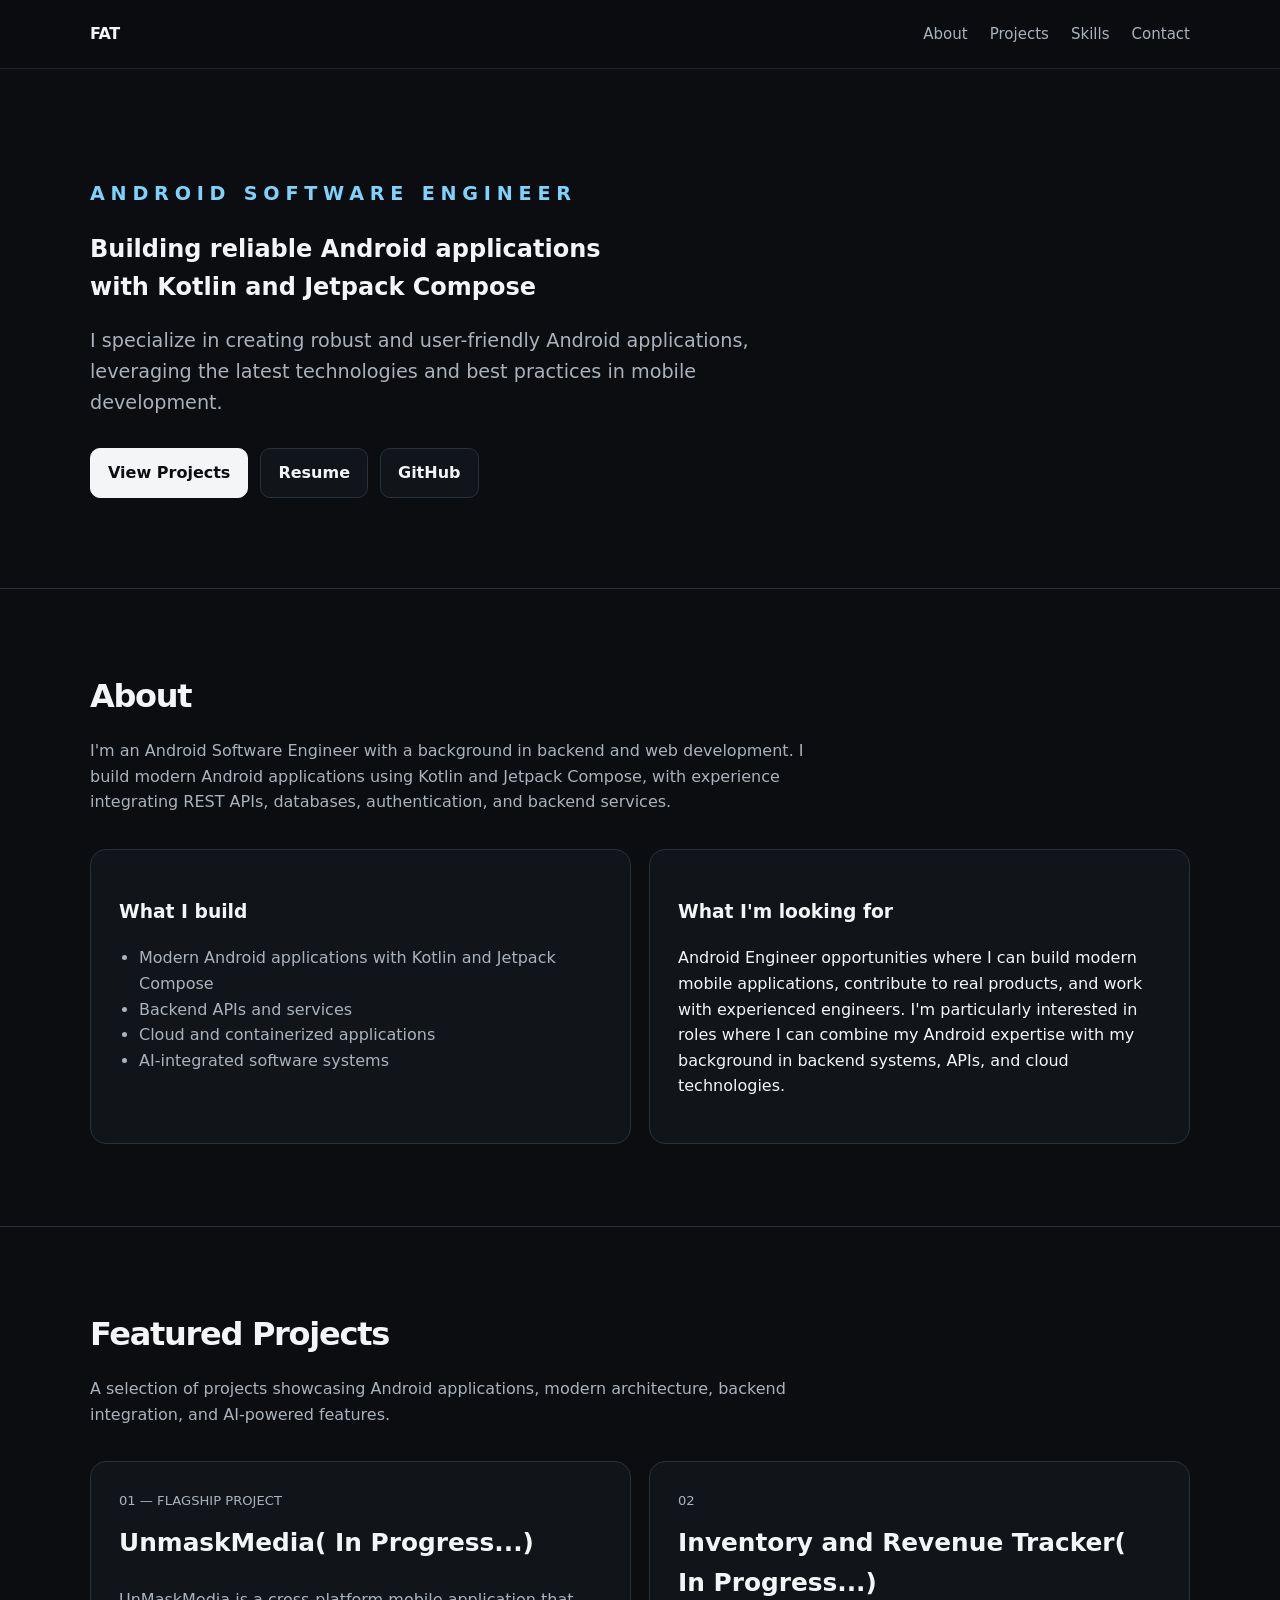
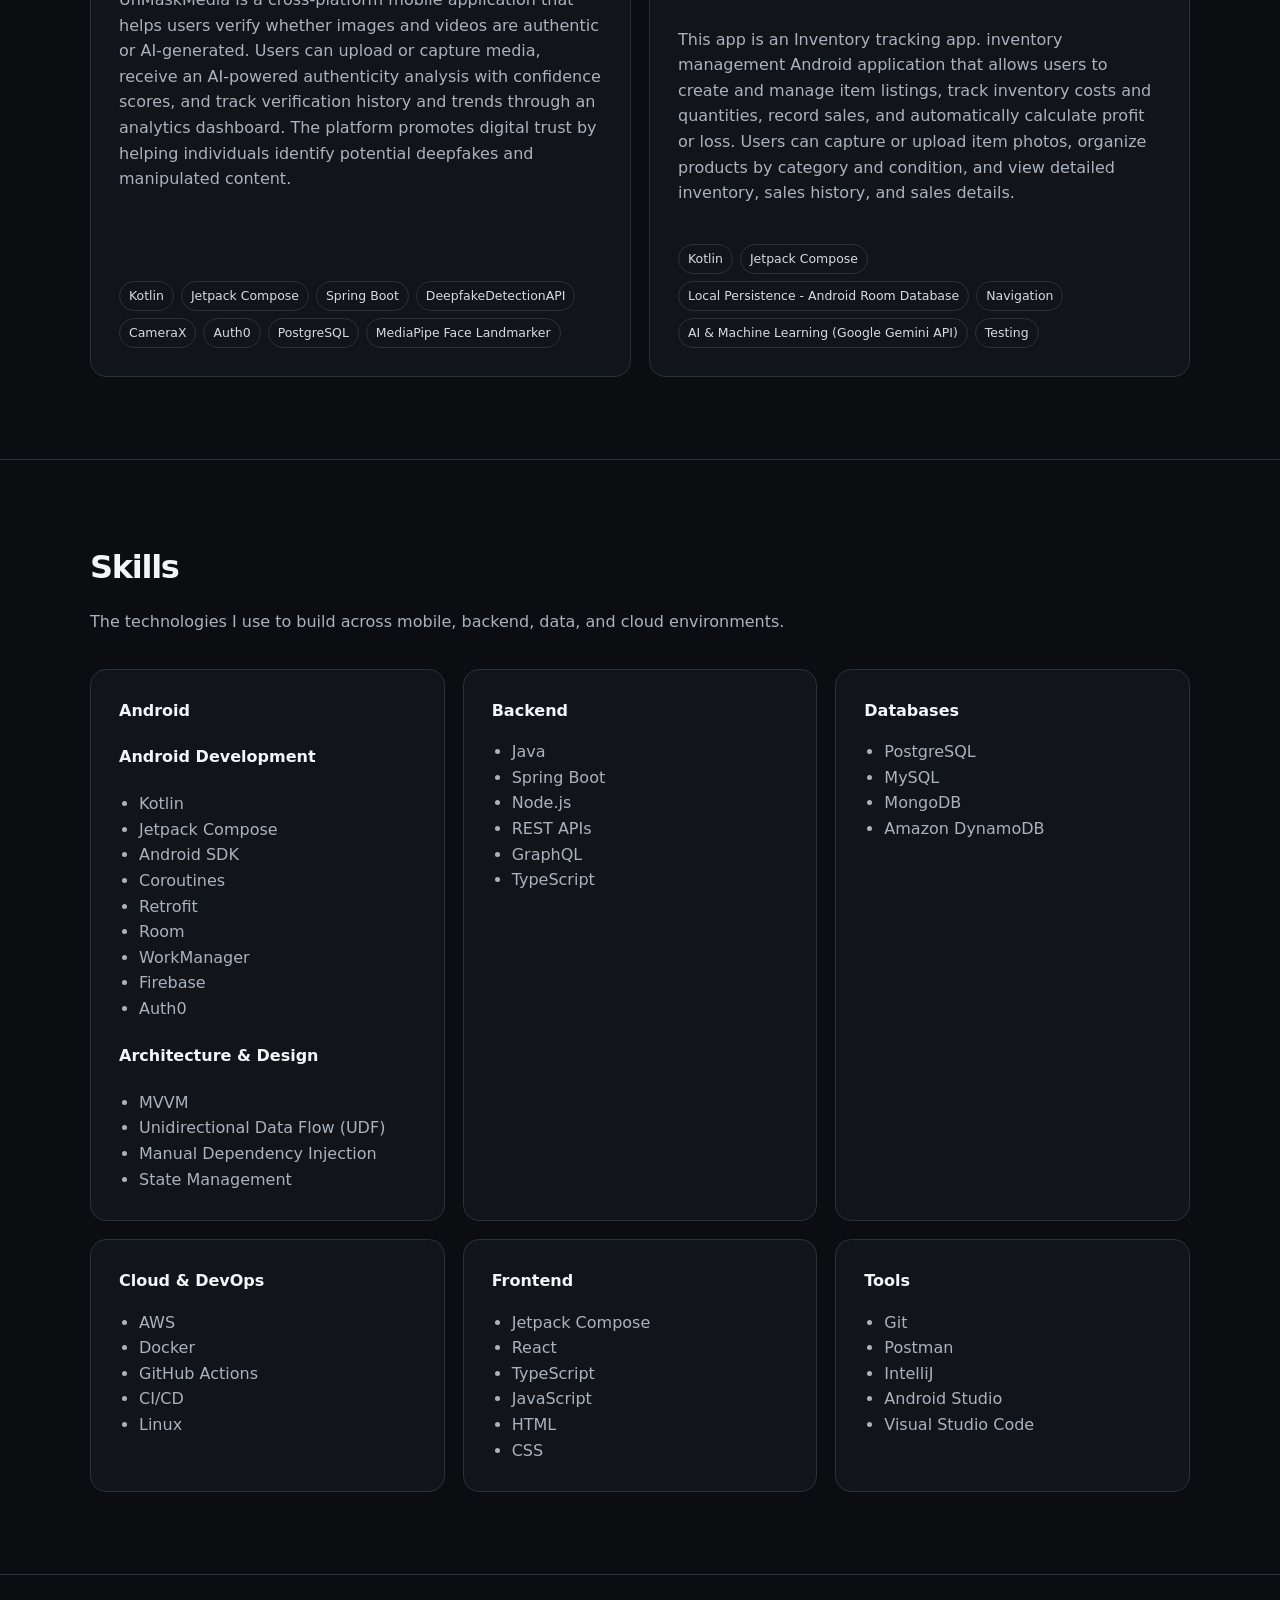
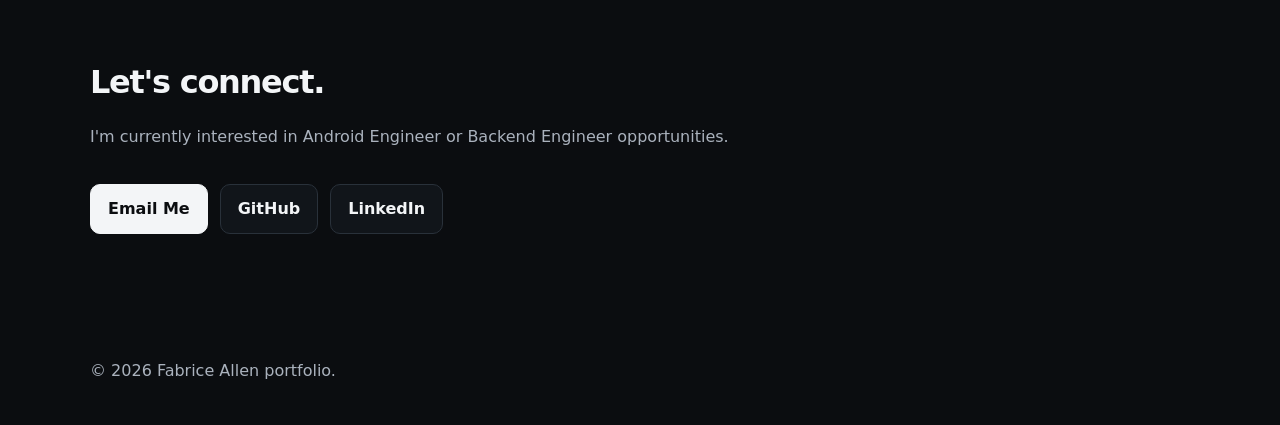
<file: index.html>
<!DOCTYPE html>
<html lang="en">
<head>
  <meta charset="UTF-8" />
  <meta name="viewport" content="width=device-width, initial-scale=1.0" />
  <meta name="description" content="Fabrice Allen Tchouani — Backend & Android Software Engineer portfolio." />
  <title>Fab | Android Engineer</title>
    <link rel="stylesheet" href="style.css">

</head>
<body>
  <nav>
    <div class="container nav-inner">
      <a class="logo" href="#top">FAT</a>
      <div class="nav-links">
        <a href="#about">About</a>
        <a href="#projects">Projects</a>
        <a href="#skills">Skills</a>
        <a href="#contact">Contact</a>
      </div>
    </div>
  </nav>

  <main id="top">
    <header class="hero">
      <div class="container">
        <div class="eyebrow">Android Software Engineer</div>
        <h2>Building reliable Android applications<br>with Kotlin and Jetpack Compose</h2>
        <p>
          I specialize in creating robust and user-friendly Android applications, 
          leveraging the latest technologies and best practices in mobile development.
        </p>
        <div class="actions">
          <a class="button primary" href="#projects">View Projects</a>
          <a class="button" href="Back-End-Android.pdf" target="_blank">Resume</a>
          <a class="button" href="https://github.com/Faballen" target="_blank" rel="noreferrer">GitHub</a>
        </div>
      </div>
    </header>

    <section id="about">
      <div class="container">
        <h2 class="section-title">About</h2>
        <p class="section-intro">
          I'm an Android Software Engineer with a background in backend and web development. 
          I build modern Android applications using Kotlin and Jetpack Compose, 
          with experience integrating REST APIs, databases, authentication, and backend services.
        </p>
        <div class="grid split">
          <div class="card">
            <h3>What I build</h3>
            <ul>
              <li>Modern Android applications with Kotlin and Jetpack Compose</li>
              <li>Backend APIs and services</li>
              <li>Cloud and containerized applications</li>
              <li>AI-integrated software systems</li>
            </ul>
          </div>
          <div class="card">
            <h3>What I'm looking for</h3>
            <p>
              Android Engineer opportunities where I can build modern mobile applications, 
              contribute to real products, and work with experienced engineers.
              I'm particularly interested in roles where I can combine my Android expertise 
              with my background in backend systems, APIs, and cloud technologies.
            </p>
          </div>
        </div>
      </div>
    </section>

    <section id="projects">
      <div class="container">
        <h2 class="section-title">Featured Projects</h2>
        <p class="section-intro">
          A selection of projects showcasing Android applications, modern architecture, 
          backend integration, and AI-powered features.
        </p>

        <div class="grid projects">
          <article class="card project-card" onclick="window.location.href='unMaskMedia.html';" style="cursor: pointer;">
            <span class="project-number">01 — FLAGSHIP PROJECT</span>
            <h3>UnmaskMedia( In Progress...)</h3>
            <p>
              UnMaskMedia is a cross-platform mobile application that helps users verify whether images and videos are authentic or AI-generated. 
              Users can upload or capture media, receive an AI-powered authenticity analysis with confidence scores, and 
              track verification history and trends through an analytics dashboard. 
              The platform promotes digital trust by helping individuals identify potential deepfakes and manipulated content.
            </p>
            <div class="tags">
              <span class="tag">Kotlin</span>
              <span class="tag">Jetpack Compose</span>
              <span class="tag">Spring Boot</span>
              <span class="tag">DeepfakeDetectionAPI</span>
              <span class="tag">CameraX</span>
              <span class="tag">Auth0</span>
              <span class="tag">PostgreSQL</span>
              <span class="tag">MediaPipe Face Landmarker</span>
            </div>
          </article>

          <article class="card project-card" onclick="window.location.href='inventory.html';" style="cursor: pointer;">
            <span class="project-number">02</span>
            <h3>Inventory and Revenue Tracker( In Progress...)</h3>
            <p>
              This app is an Inventory tracking app. inventory management Android application that allows users to create and manage item listings, 
              track inventory costs and quantities, record sales, and automatically calculate profit or loss. 
              Users can capture or upload item photos, organize products by category and condition, and view detailed inventory, 
              sales history, and sales details.
            </p>
            <div class="tags">
              <span class="tag">Kotlin</span>
              <span class="tag">Jetpack Compose</span>
              <span class="tag">Local Persistence - Android Room Database</span>
              <span class="tag">Navigation</span>
              <span class="tag">AI & Machine Learning (Google Gemini API)</span>
              <span class="tag">Testing</span>
            </div>
          </article>
        </div>
      </div>
    </section>

    <section id="skills">
      <div class="container">
        <h2 class="section-title">Skills</h2>
        <p class="section-intro">The technologies I use to build across mobile, backend, data, and cloud environments.</p>
        <div class="grid skills">
          <div class="card skill-group">
            <h3>Android</h3>
            <h4>Android Development</h4>
            <ul style="margin: 8px 0 16px; padding-left: 20px;">
              <li>Kotlin</li>
              <li>Jetpack Compose</li>
              <li>Android SDK</li>
              <li>Coroutines</li>
              <li>Retrofit</li>
              <li>Room</li>
              <li>WorkManager</li>
              <li>Firebase</li>
              <li>Auth0</li>
            </ul>
            <h4>Architecture & Design</h4>
            <ul style="margin: 8px 0 0; padding-left: 20px;">
              <li>MVVM</li>
              <li>Unidirectional Data Flow (UDF)</li>
              <li>Manual Dependency Injection</li>
              <li>State Management</li>
            </ul>
          </div>
          <div class="card skill-group">
            <h3>Backend</h3>
            <ul style="margin: 8px 0 0; padding-left: 20px;">
              <li>Java</li>
              <li>Spring Boot</li>
              <li>Node.js</li>
              <li>REST APIs</li>
              <li>GraphQL</li>
               <li>TypeScript</li>
            </ul>
          </div>
          <div class="card skill-group">
            <h3>Databases</h3>
            <ul style="margin: 8px 0 0; padding-left: 20px;">
              <li>PostgreSQL</li>
              <li>MySQL</li>
              <li>MongoDB</li>
              <li>Amazon DynamoDB</li>
            </ul>
          </div>
          <div class="card skill-group">
            <h3>Cloud & DevOps</h3>
            <ul style="margin: 8px 0 0; padding-left: 20px;">
              <li>AWS</li>
              <li>Docker</li>
              <li>GitHub Actions</li>
              <li>CI/CD</li>
              <li>Linux</li>
            </ul>
          </div>
          <div class="card skill-group">
            <h3>Frontend</h3>
            <ul style="margin: 8px 0 0; padding-left: 20px;">
              <li>Jetpack Compose</li>
              <li>React</li>
              <li>TypeScript</li>
              <li>JavaScript</li>
              <li>HTML</li>
              <li>CSS</li>
            </ul>
          </div>
          <div class="card skill-group">
            <h3>Tools</h3>
            <ul style="margin: 8px 0 0; padding-left: 20px;">
              <li>Git</li>
              <li>Postman</li>
              <li>IntelliJ</li>
              <li>Android Studio</li>
              <li>Visual Studio Code</li>
            </ul>
          </div>
        </div>
      </div>
    </section>

    <section id="contact">
      <div class="container">
        <h2 class="section-title">Let's connect.</h2>
        <p class="section-intro">
          I'm currently interested in Android Engineer or Backend Engineer opportunities.
        </p>
        <div class="actions">
          <a class="button primary" href="mailto:your-email@example.com">Email Me</a>
          <a class="button" href="https://github.com/Faballen" target="_blank" rel="noreferrer">GitHub</a>
          <a class="button" href="#" onclick="alert('Replace with your LinkedIn URL.'); return false;">LinkedIn</a>
        </div>
      </div>
    </section>
  </main>

  <footer>
    <div class="container">© 2026 Fabrice Allen portfolio.</div>
  </footer>
</body>
</html>
</file>
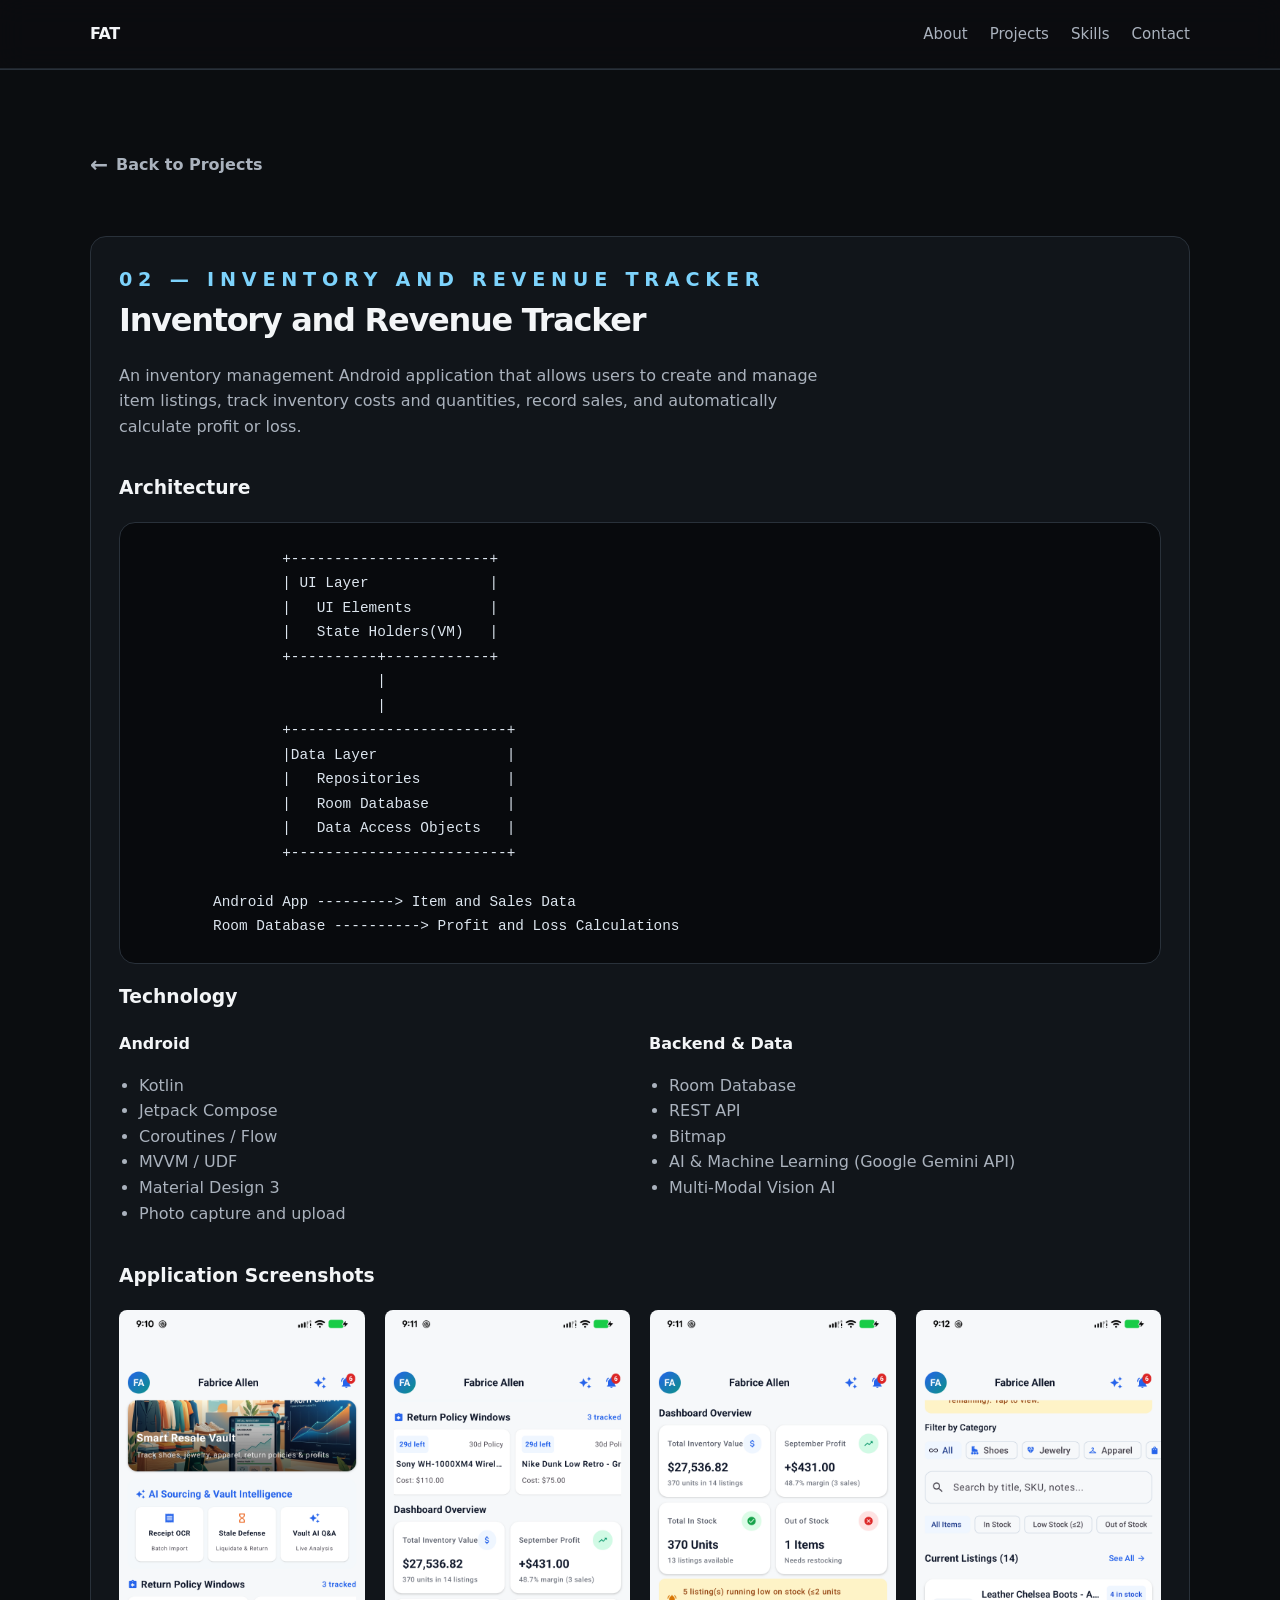
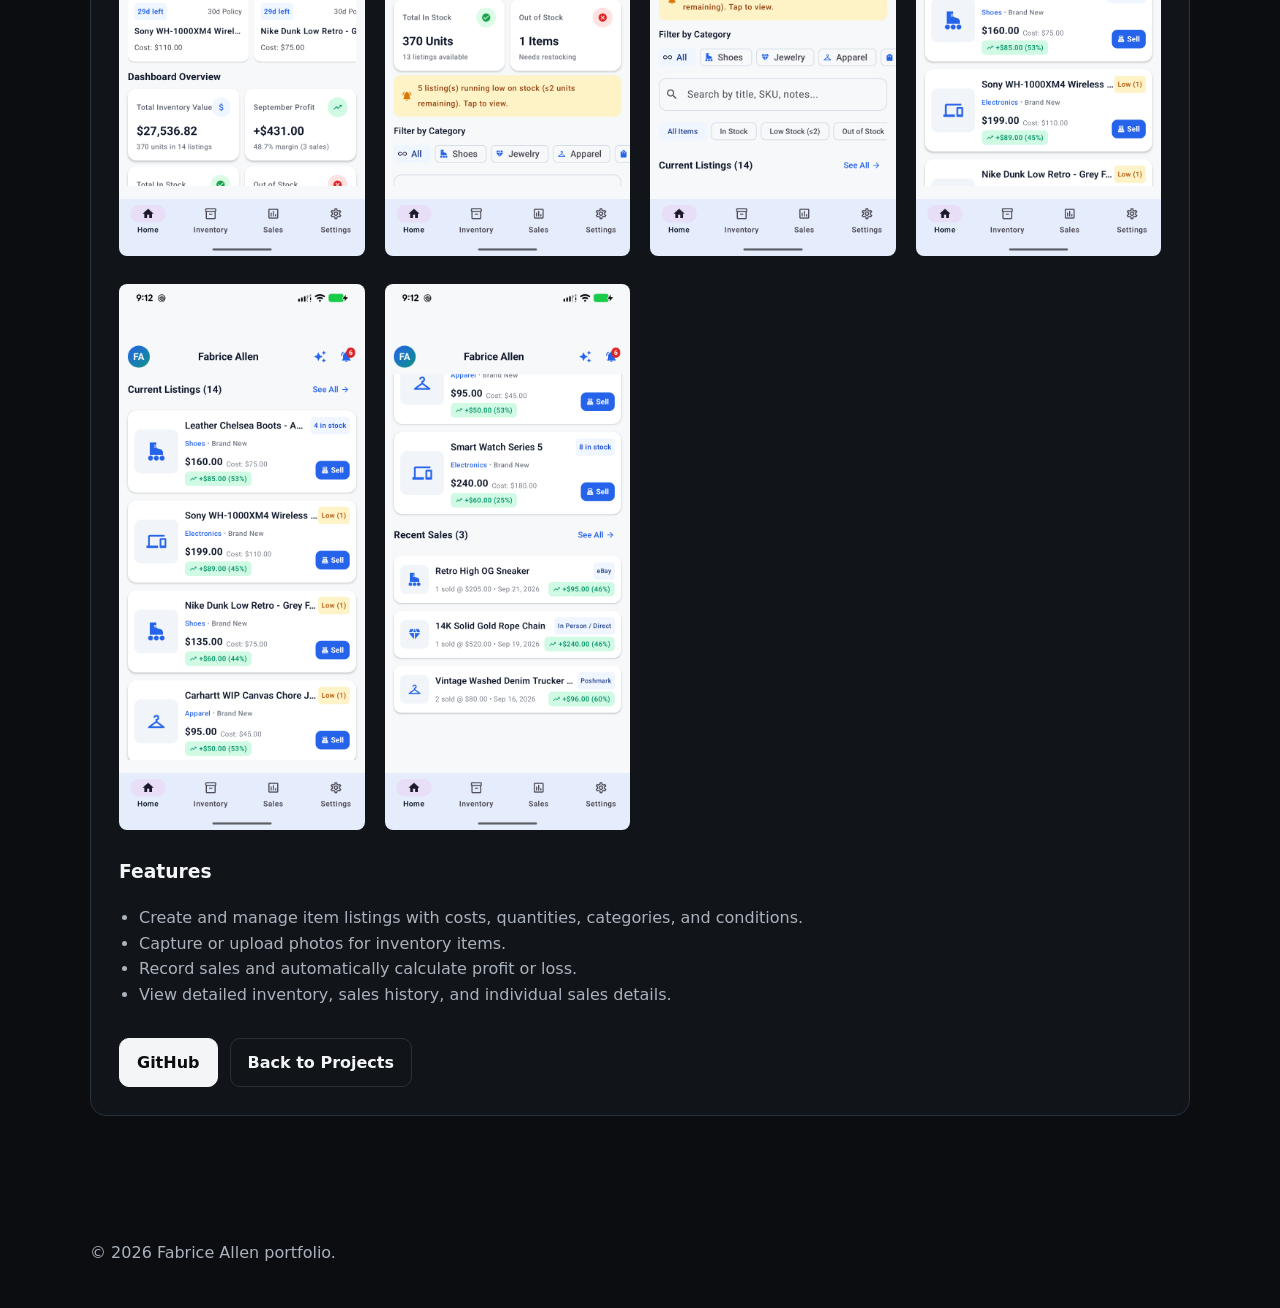
<file: inventory.html>
<!DOCTYPE html>
<html lang="en">
<head>
  <meta charset="UTF-8" />
  <meta name="viewport" content="width=device-width, initial-scale=1.0" />
  <meta name="description" content="Inventory and Revenue Tracker — Android inventory management application." />
  <title>Inventory and Revenue Tracker</title>
    <link rel="stylesheet" href="style.css">
</head>
<body>
  <nav>
    <div class="container nav-inner">
      <a class="logo" href="index.html#top">FAT</a>
      <div class="nav-links">
        <a href="index.html#about">About</a>
        <a href="index.html#projects">Projects</a>
        <a href="index.html#skills">Skills</a>
        <a href="index.html#contact">Contact</a>
      </div>
    </div>
  </nav>

  <main id="top">
    <section>
      <div class="container">
        <a class="project-back" href="index.html#projects" aria-label="Back to Featured Projects">
          <span aria-hidden="true">&larr;</span> Back to Projects
        </a>
        <div class="project-detail card">
          <span class="eyebrow">02 — Inventory and Revenue Tracker</span>
          <h2 class="section-title">Inventory and Revenue Tracker</h2>
          <p class="section-intro">
            An inventory management Android application that allows users to create and
            manage item listings, track inventory costs and quantities, record sales,
            and automatically calculate profit or loss.
          </p>

          <h3>Architecture</h3>
          <div class="architecture">
<pre>
                +-----------------------+
                | UI Layer              |
                |   UI Elements         | 
                |   State Holders(VM)   |
                +----------+------------+
                           | 
                           |
                +-------------------------+
                |Data Layer               | 
                |   Repositories          |
                |   Room Database         |
                |   Data Access Objects   |
                +-------------------------+

        Android App ---------> Item and Sales Data
        Room Database ----------> Profit and Loss Calculations
</pre>
          </div>

          <h3>Technology</h3>
          <div class="grid split">
            <div>
              <strong>Android</strong>
              <ul>
                <li>Kotlin</li>
                <li>Jetpack Compose</li>
                <li>Coroutines / Flow</li>
                <li>MVVM / UDF</li>
                <li>Material Design 3</li>
                <li>Photo capture and upload</li>
              </ul>
            </div>
            <div>
              <strong>Backend & Data</strong>
              <ul>
                <li>Room Database</li>
                <li>REST API</li>
                <li>Bitmap</li>
                <li>AI & Machine Learning (Google Gemini API)</li>
                <li>Multi-Modal Vision AI</li>
              </ul>
            </div>
          </div>

          <h3>Application Screenshots</h3>
          <div class="grid" style="grid-template-columns: repeat(auto-fit, minmax(200px, 1fr)); gap: 20px;">
            <div><img src="inventory-Shots/homeShot1.png" alt="Home Screen1" style="width: 100%; border-radius: 8px;"></div>
            <div><img src="inventory-Shots/homeShot2.png" alt="Home Screen2" style="width: 100%; border-radius: 8px;"></div>
            <div><img src="inventory-Shots/homeShot3.png" alt="Home Screen3" style="width: 100%; border-radius: 8px;"></div>
            <div><img src="inventory-Shots/homeShot4.png" alt="Home Screen4" style="width: 100%; border-radius: 8px;"></div>
            <div><img src="inventory-Shots/homeShot5.png" alt="Home Screen5" style="width: 100%; border-radius: 8px;"></div>
            <div><img src="inventory-Shots/homeShot6.png" alt="Home Screen6" style="width: 100%; border-radius: 8px;"></div>
            
          </div>

          <h3>Features</h3>
          <ul>
            <li>Create and manage item listings with costs, quantities, categories, and conditions.</li>
            <li>Capture or upload photos for inventory items.</li>
            <li>Record sales and automatically calculate profit or loss.</li>
            <li>View detailed inventory, sales history, and individual sales details.</li>
          </ul>

          <div class="actions">
            <a class="button primary" href="#" onclick="alert('Add your Inventory Tracker GitHub URL here.'); return false;">GitHub</a>
            <a class="button" href="index.html#projects">Back to Projects</a>
          </div>
        </div>
      </div>
    </section>
  </main>

  <footer>
    <div class="container">© 2026 Fabrice Allen portfolio.</div>
  </footer>
</body>
</html>
</file>
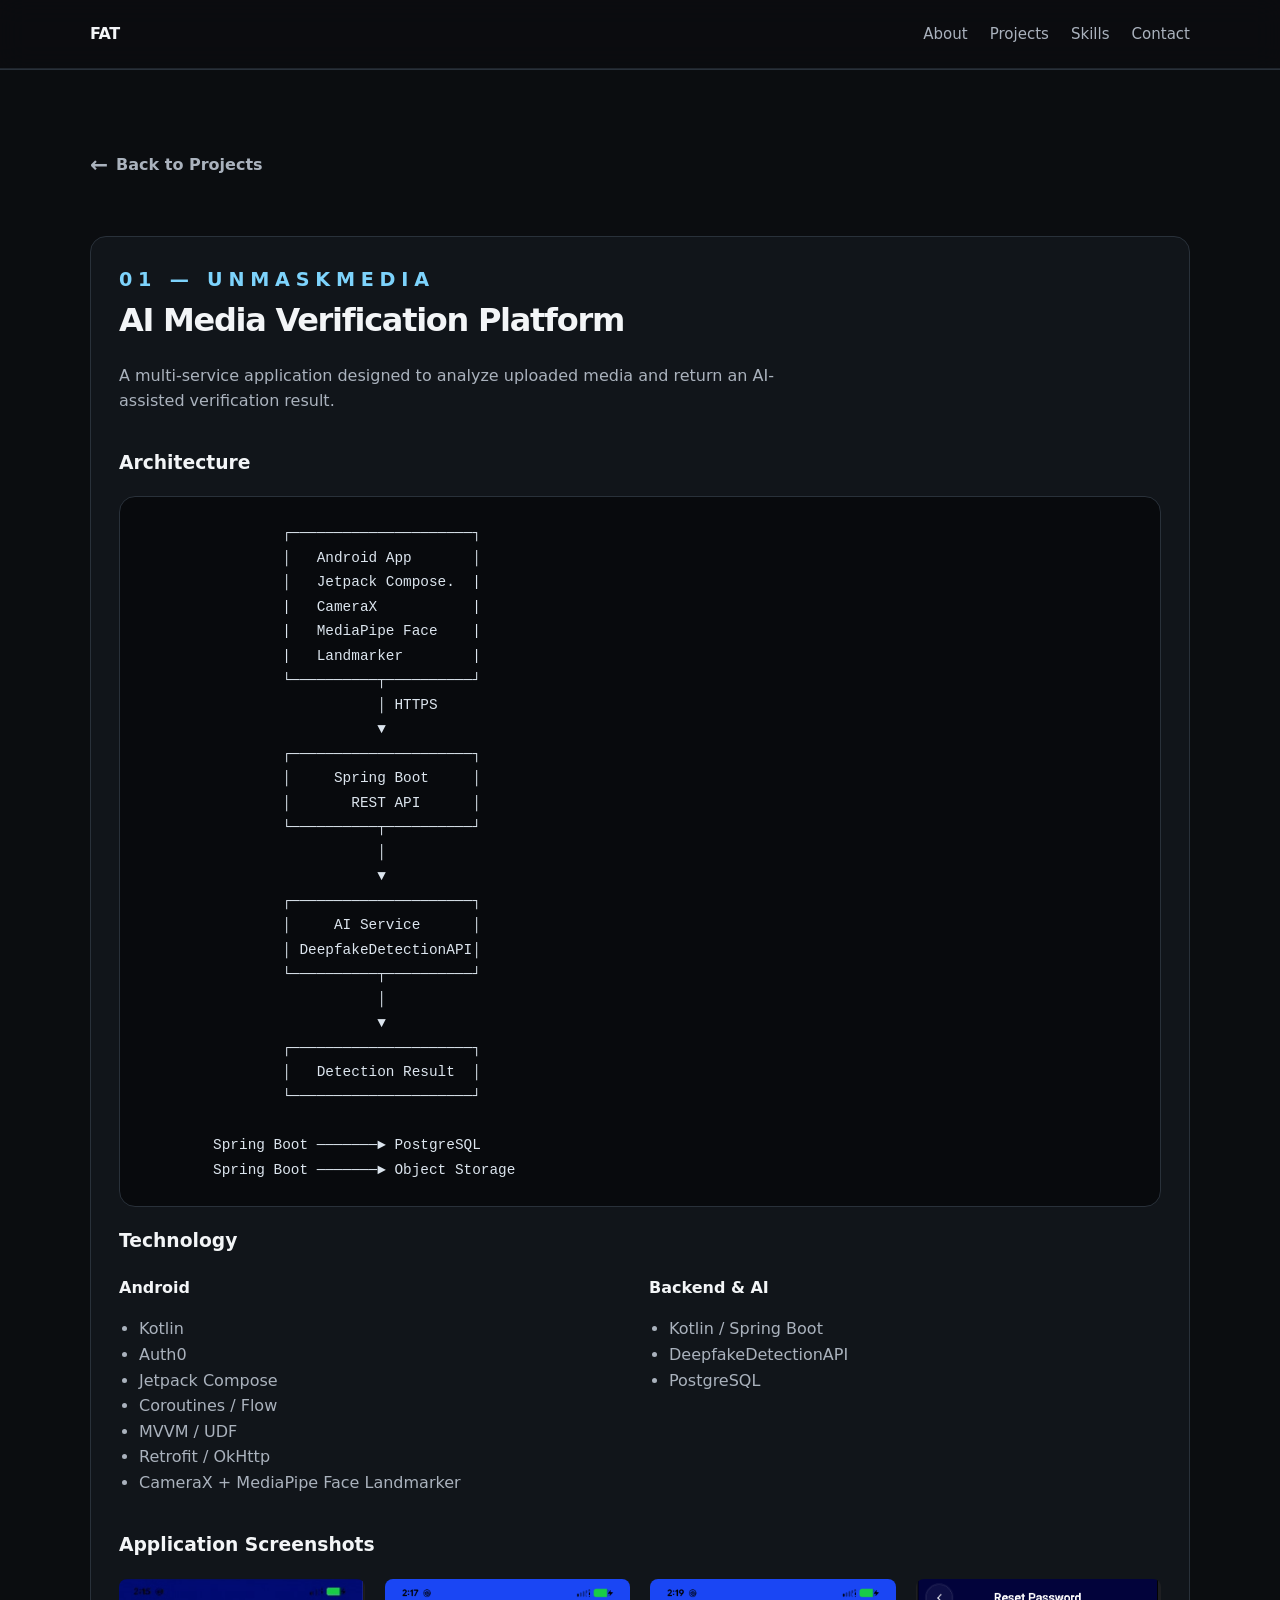
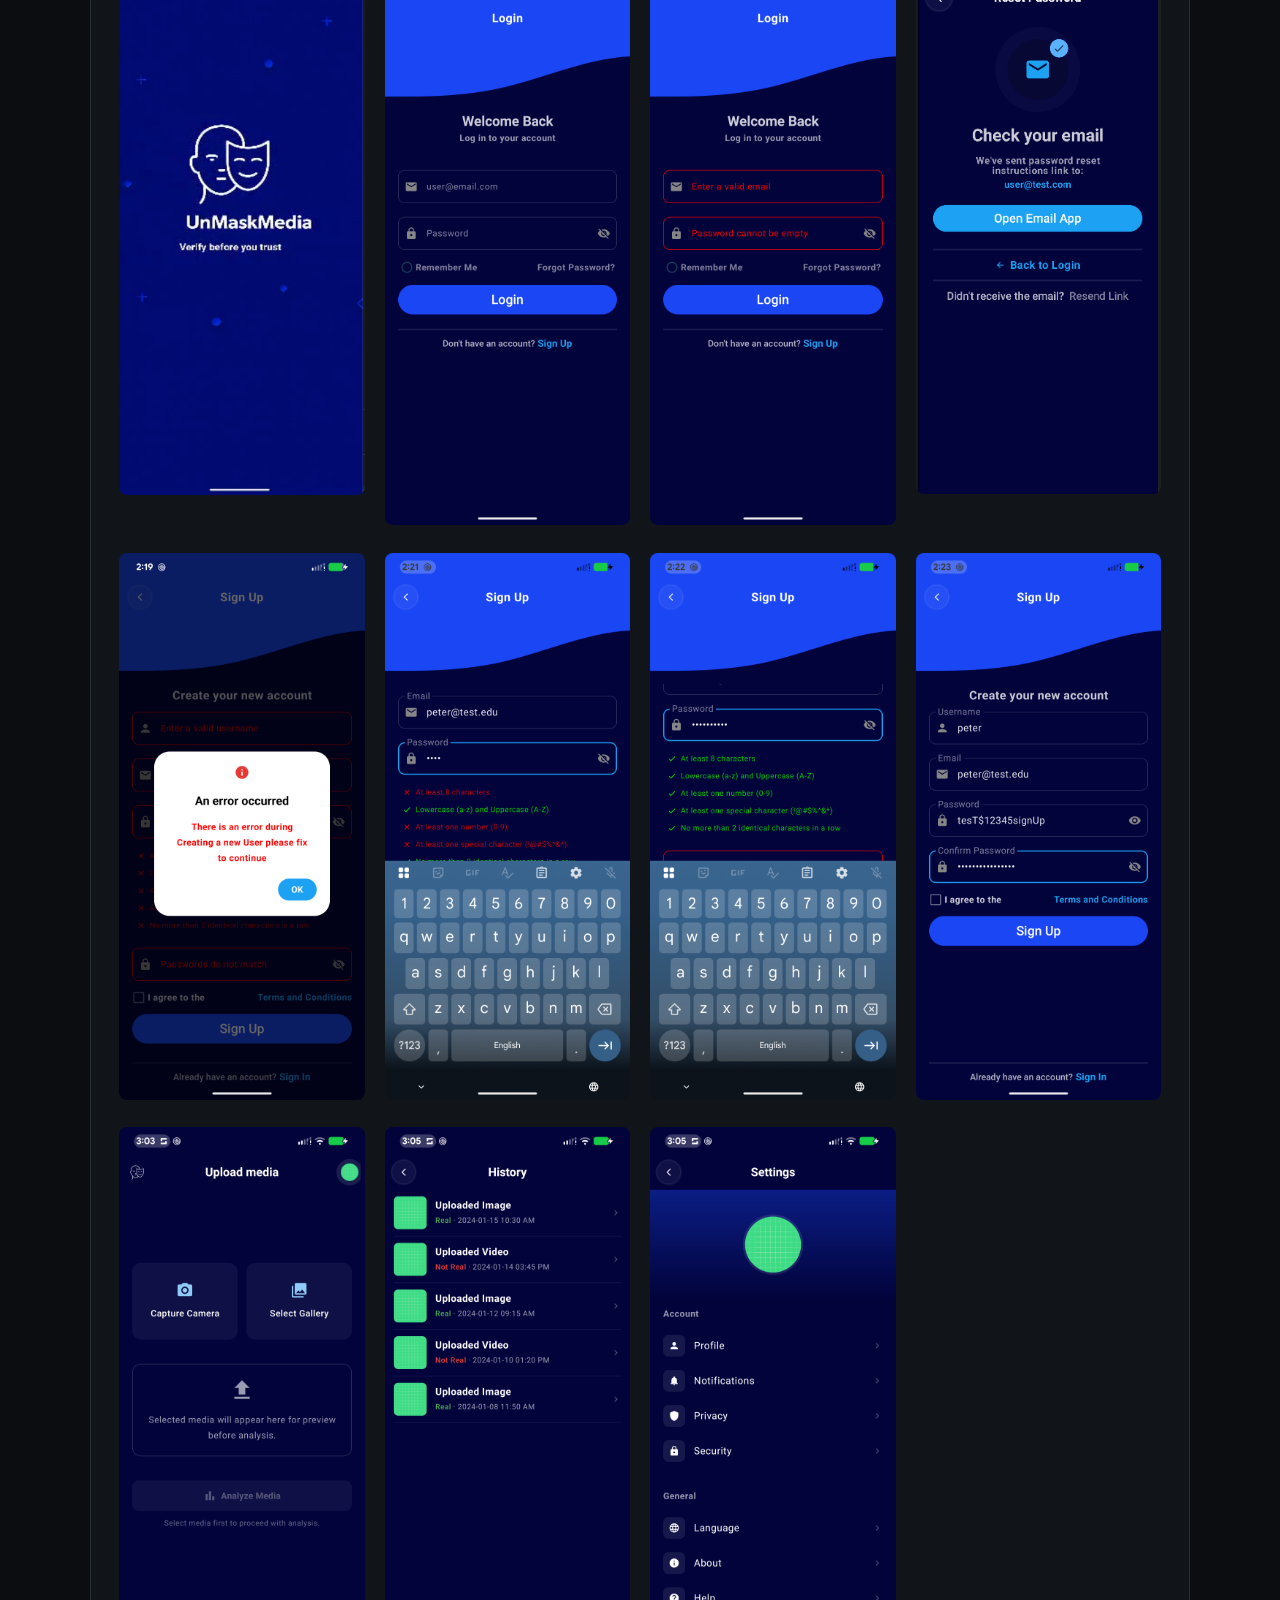
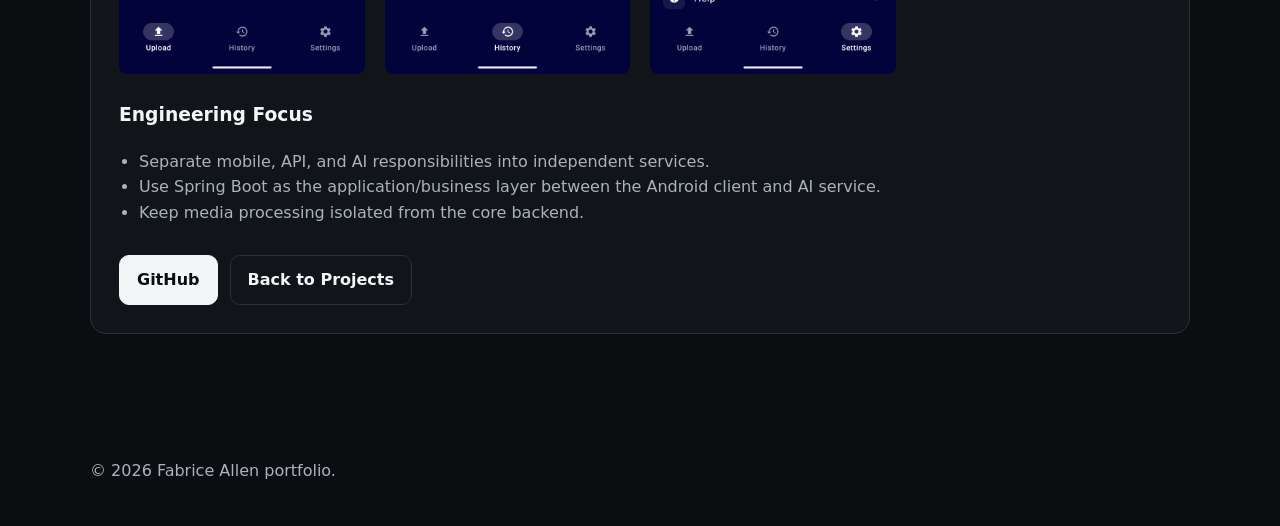
<file: unMaskMedia.html>
<!DOCTYPE html>
<html lang="en">
<head>
  <meta charset="UTF-8" />
  <meta name="viewport" content="width=device-width, initial-scale=1.0" />
  <meta name="description" content="UnmaskMedia — AI-powered media verification platform." />
  <title>UnmaskMedia</title>
    <link rel="stylesheet" href="style.css">
</head>
<body>
  <nav>
    <div class="container nav-inner">
      <a class="logo" href="index.html#top">FAT</a>
      <div class="nav-links">
        <a href="index.html#about">About</a>
        <a href="index.html#projects">Projects</a>
        <a href="index.html#skills">Skills</a>
        <a href="index.html#contact">Contact</a>
      </div>
    </div>
  </nav>

  <main id="top">
    <section>
      <div class="container">
        <a class="project-back" href="index.html#projects" aria-label="Back to Featured Projects">
          <span aria-hidden="true">&larr;</span> Back to Projects
        </a>
        <div class="project-detail card">
          <span class="eyebrow">01 — UnmaskMedia</span>
          <h2 class="section-title">AI Media Verification Platform</h2>
          <p class="section-intro">
            A multi-service application designed to analyze uploaded media and return
            an AI-assisted verification result.
          </p>

          <h3>Architecture</h3>
          <div class="architecture">
<pre>
                ┌─────────────────────┐
                │   Android App       │
                │   Jetpack Compose.  |
                |   CameraX           |
                |   MediaPipe Face    |
                |   Landmarker        |       
                └──────────┬──────────┘
                           │ HTTPS
                           ▼
                ┌─────────────────────┐
                │     Spring Boot     │
                │       REST API      │
                └──────────┬──────────┘
                           │
                           ▼
                ┌─────────────────────┐
                │     AI Service      │
                │ DeepfakeDetectionAPI│
                └──────────┬──────────┘
                           │
                           ▼
                ┌─────────────────────┐
                │   Detection Result  │
                └─────────────────────┘

        Spring Boot ───────► PostgreSQL
        Spring Boot ───────► Object Storage
</pre>
          </div>

          <h3>Technology</h3>
          <div class="grid split">
            <div>
              <strong>Android</strong>
              <ul>
                <li>Kotlin</li>
                <li>Auth0</li>
                <li>Jetpack Compose</li>
                <li>Coroutines / Flow</li>
                <li>MVVM / UDF</li>
                <li>Retrofit / OkHttp</li>
                <li>CameraX + MediaPipe Face Landmarker</li>
              </ul>
            </div>
            <div>
              <strong>Backend & AI</strong>
              <ul>
                <li>Kotlin / Spring Boot</li>
                <li>DeepfakeDetectionAPI</li>
                <li>PostgreSQL</li>
              </ul>
            </div>
          </div>

          <h3>Application Screenshots</h3>
          <div class="grid" style="grid-template-columns: repeat(auto-fit, minmax(200px, 1fr)); gap: 20px;">

            <div><img src="SnapShots-UnMaskMedia/splashScreen.png" alt="Splash Screen" style="width: 100%; border-radius: 8px;"></div>
            <div><img src="SnapShots-UnMaskMedia/login.png" alt="Login Screen" style="width: 100%; border-radius: 8px;"></div>
            <div><img src="SnapShots-UnMaskMedia/login_validation.png" alt="Login Validation" style="width: 100%; border-radius: 8px;"></div>
            <div><img src="SnapShots-UnMaskMedia/resetPwd.png" alt="Reset Password" style="width: 100%; border-radius: 8px;"></div>
            <div><img src="SnapShots-UnMaskMedia/signUpValidation.png" alt="Sign Up Validation" style="width: 100%; border-radius: 8px;"></div>
            <div><img src="SnapShots-UnMaskMedia/signUpValidaton02.png" alt="Sign Up Validation 02" style="width: 100%; border-radius: 8px;"></div>
            <div><img src="SnapShots-UnMaskMedia/SignUpValidation3.png" alt="Sign Up Validation 3" style="width: 100%; border-radius: 8px;"></div>
            <div><img src="SnapShots-UnMaskMedia/signUpValid4.png" alt="Sign Up Valid 4" style="width: 100%; border-radius: 8px;"></div>
            <div><img src="SnapShots-UnMaskMedia/homeScreen.png" alt="Home Screen" style="width: 100%; border-radius: 8px;"></div>
            <div><img src="SnapShots-UnMaskMedia/history.png" alt="History Screen" style="width: 100%; border-radius: 8px;"></div>
            <div><img src="SnapShots-UnMaskMedia/profileScreen.png" alt="Profile Screen" style="width: 100%; border-radius: 8px;"></div>
          </div>

          <h3>Engineering Focus</h3>
          <ul>
            <li>Separate mobile, API, and AI responsibilities into independent services.</li>
            <li>Use Spring Boot as the application/business layer between the Android client and AI service.</li>
            <li>Keep media processing isolated from the core backend.</li>

          </ul>

          <div class="actions">
            <a class="button primary" href="#" onclick="alert('Add your UnmaskMedia GitHub URL here.'); return false;">GitHub</a>
            <a class="button" href="index.html#projects">Back to Projects</a>
          </div>
        </div>
      </div>
    </section>
  </main>

  <footer>
    <div class="container">© 2026 Fabrice Allen portfolio.</div>
  </footer>
</body>
</html>
</file>
<file: style.css>
:root {
      --bg: #0b0d10;
      --surface: #11151a;
      --surface-2: #171c22;
      --text: #f3f5f7;
      --muted: #aab2bd;
      --line: #29313a;
      --accent: #7dd3fc;
      --accent-2: #a7f3d0;
      --max: 1100px;
    }
    * { box-sizing: border-box; }
    html { scroll-behavior: smooth; }
    body {
      margin: 0;
      font-family: Inter, ui-sans-serif, system-ui, -apple-system, BlinkMacSystemFont, "Segoe UI", sans-serif;
      background: var(--bg);
      color: var(--text);
      line-height: 1.6;
    }
    a { color: inherit; text-decoration: none; }
    .container { width: min(var(--max), calc(100% - 40px)); margin: 0 auto; }
    nav {
      position: sticky;
      top: 0;
      z-index: 10;
      backdrop-filter: blur(14px);
      background: rgba(11, 13, 16, .82);
      border-bottom: 1px solid rgba(41,49,58,.7);
    }
    .nav-inner {
      min-height: 68px;
      display: flex;
      align-items: center;
      justify-content: space-between;
      gap: 24px;
    }
    .logo { font-weight: 800; letter-spacing: -.03em; }
    .nav-links { display: flex; gap: 22px; color: var(--muted); font-size: .94rem; }
    .nav-links a:hover { color: var(--text); }
    .hero { padding: 110px 0 90px; }
    .eyebrow {
      color: var(--accent);
      font-weight: 700;
      letter-spacing: .30em;
      text-transform: uppercase;
      font-size: 1.2rem;
    }
    h1 {
      max-width: 850px;
      font-size: clamp(3rem, 8vw, 6.8rem);
      line-height: .96;
      letter-spacing: -.065em;
      margin: 18px 0 28px;
    }
    .hero p {
      max-width: 720px;
      font-size: 1.2rem;
      color: var(--muted);
    }
    .actions { display: flex; flex-wrap: wrap; gap: 12px; margin-top: 30px; }
    .button {
      display: inline-flex;
      padding: 11px 17px;
      border: 1px solid var(--line);
      border-radius: 10px;
      background: var(--surface);
      font-weight: 700;
    }
    .button.primary { background: var(--text); color: var(--bg); border-color: var(--text); }
    .button:hover { transform: translateY(-1px); }
    section { padding: 82px 0; border-top: 1px solid var(--line); }
    .section-title { font-size: 2rem; letter-spacing: -.04em; margin: 0 0 12px; }
    .section-intro { color: var(--muted); max-width: 720px; margin-bottom: 34px; }
    .grid { display: grid; gap: 18px; }
    .projects { grid-template-columns: repeat(2, minmax(0, 1fr)); }
    .card {
      background: var(--surface);
      border: 1px solid var(--line);
      border-radius: 16px;
      padding: 28px;
    }
    .project-card { min-height: 280px; display: flex; flex-direction: column; }
    .project-number { color: var(--muted); font-size: .82rem; }
    .project-card h3 { font-size: 1.55rem; margin: 12px 0 8px; }
    .project-card p { color: var(--muted); }
    .tags { display: flex; flex-wrap: wrap; gap: 7px; margin-top: auto; padding-top: 22px; }
    .tag {
      border: 1px solid var(--line);
      color: #d5dbe2;
      border-radius: 999px;
      padding: 4px 9px;
      font-size: .78rem;
    }
    .split { grid-template-columns: 1fr 1fr; }
    .skills { grid-template-columns: repeat(3, 1fr); }
    .skill-group h3 { margin-top: 0; font-size: 1rem; }
    .skill-group p { color: var(--muted); margin-bottom: 0; }
    .architecture {
      background: #080a0d;
      border: 1px solid var(--line);
      border-radius: 16px;
      padding: 24px;
      overflow-x: auto;
    }
    .project-back {
      display: inline-flex;
      align-items: center;
      gap: 8px;
      color: var(--muted);
      font-weight: 700;
      margin-bottom: 18px;
      transition: color .2s ease, transform .2s ease;
    }
    .project-back span { font-size: 1.35rem; line-height: 1; }
    .project-back:hover,
    .project-back:focus-visible { color: var(--text); transform: translateX(-3px); }
    .project-back:focus-visible { outline: 2px solid var(--accent); outline-offset: 5px; border-radius: 4px; }
    pre { margin: 0; color: #dce5ee; font-family: "SFMono-Regular", Consolas, monospace; font-size: .9rem; line-height: 1.7; }
    .project-detail { margin-top: 40px; }
    .placeholder {
      min-height: 190px;
      border: 1px dashed #3a4652;
      border-radius: 14px;
      display: grid;
      place-items: center;
      color: var(--muted);
      text-align: center;
      padding: 20px;
    }
    ul { color: var(--muted); padding-left: 20px; }
    footer { padding: 42px 0; color: var(--muted); }
    @media (max-width: 800px) {
      .projects, .split, .skills { grid-template-columns: 1fr; }
      .nav-links { display: none; }
      .hero { padding-top: 80px; }
    }
</file>
